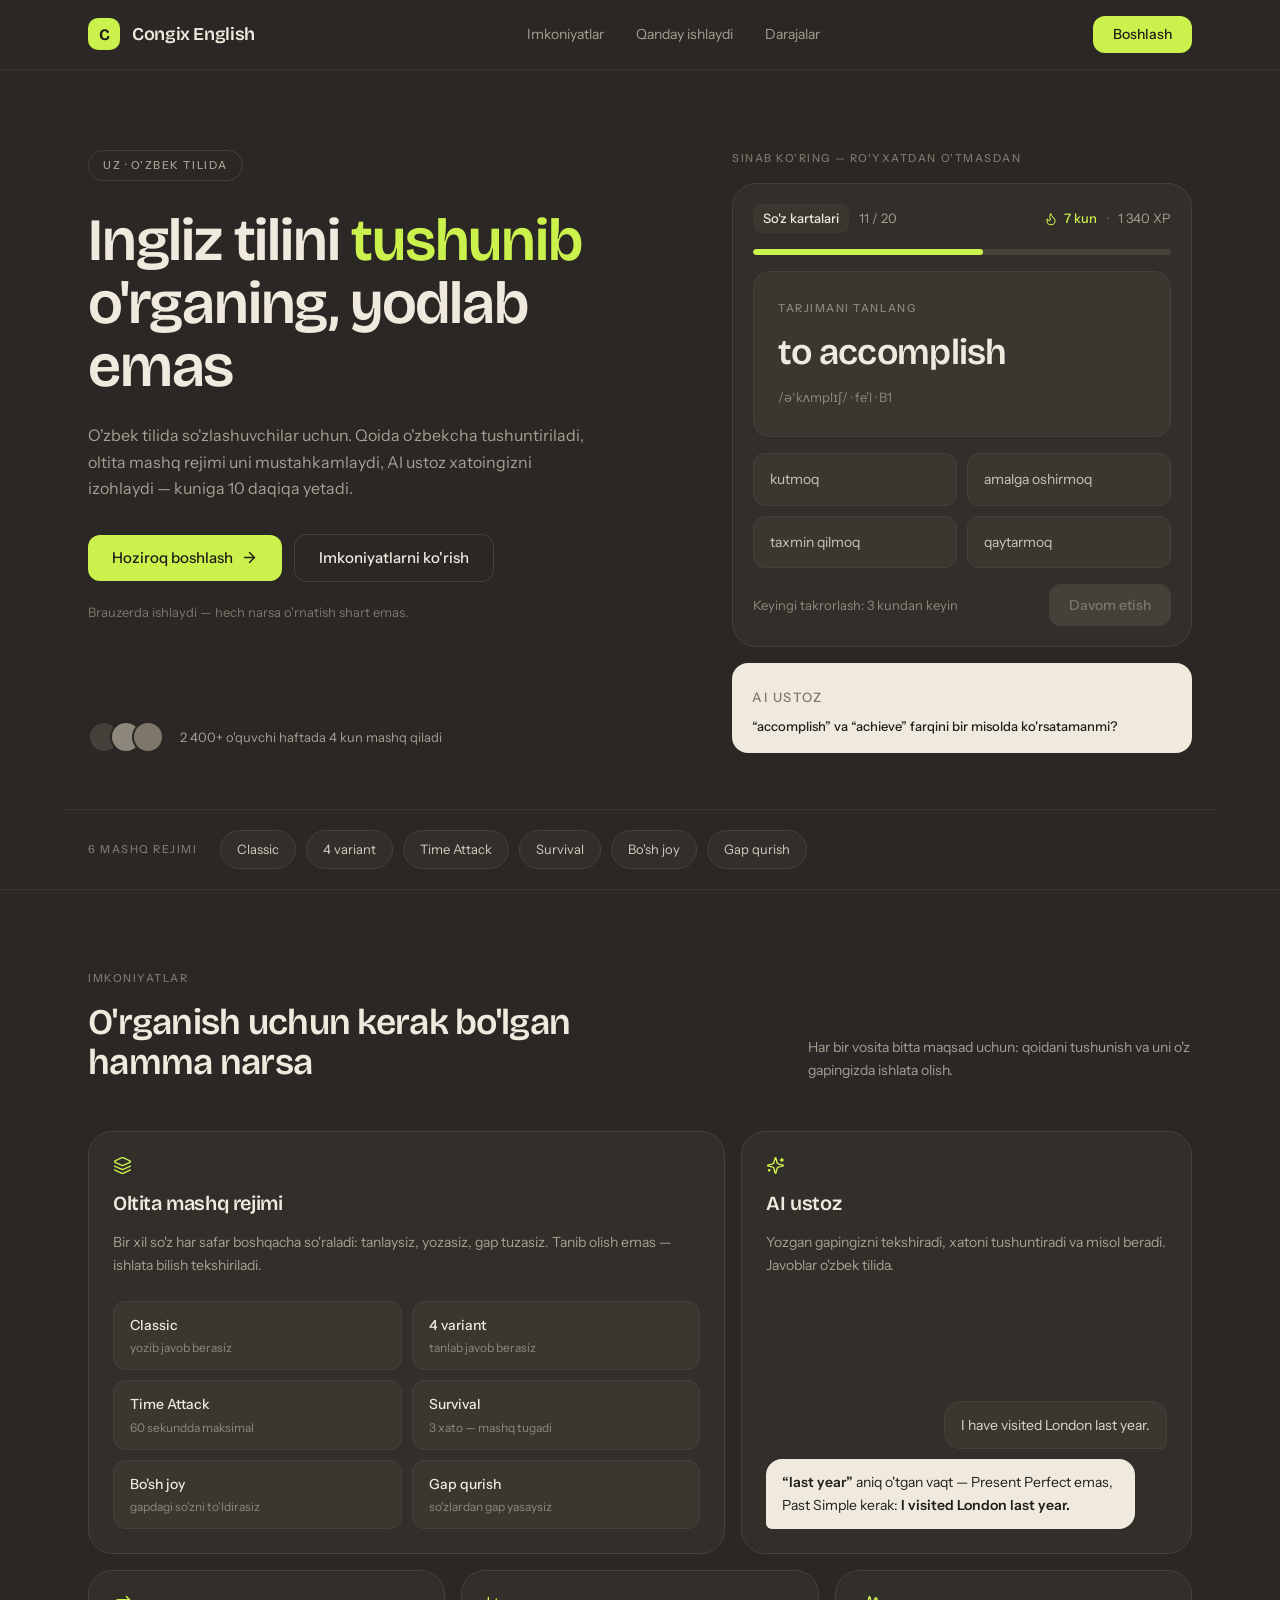
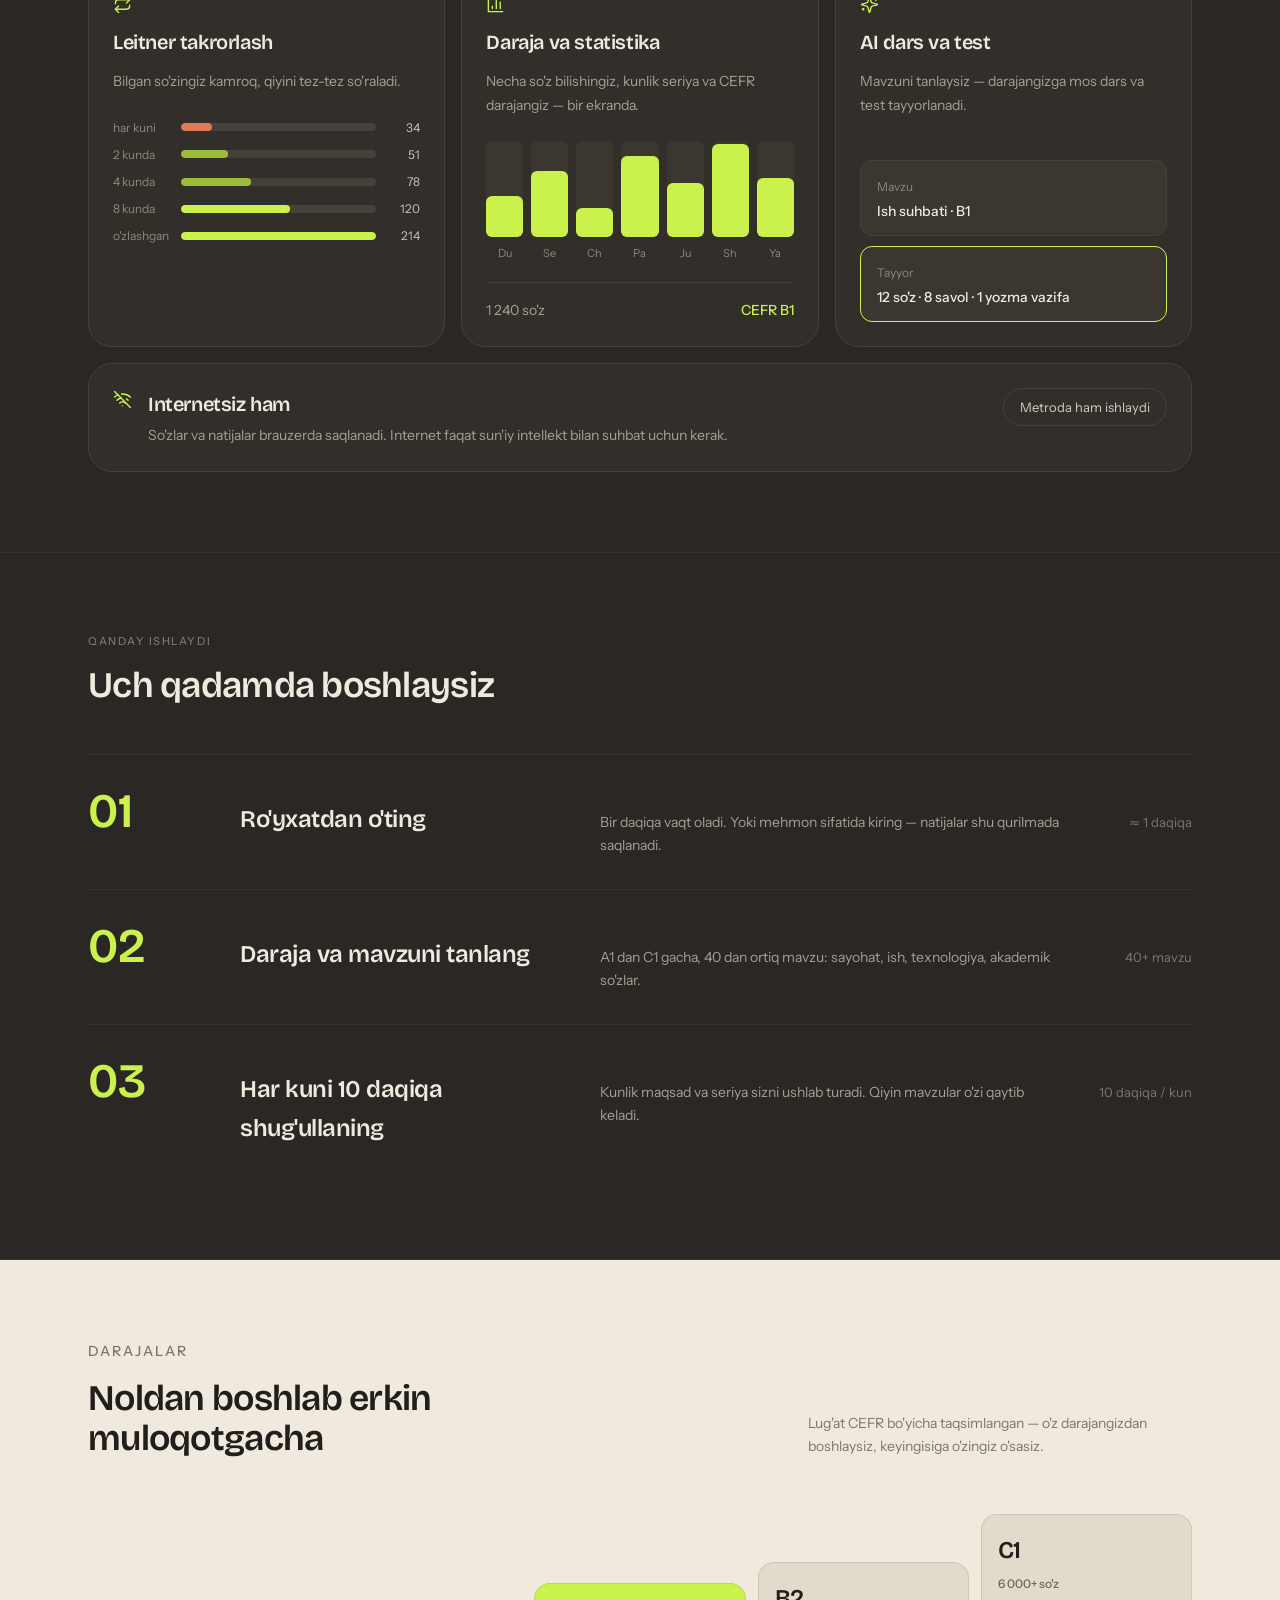
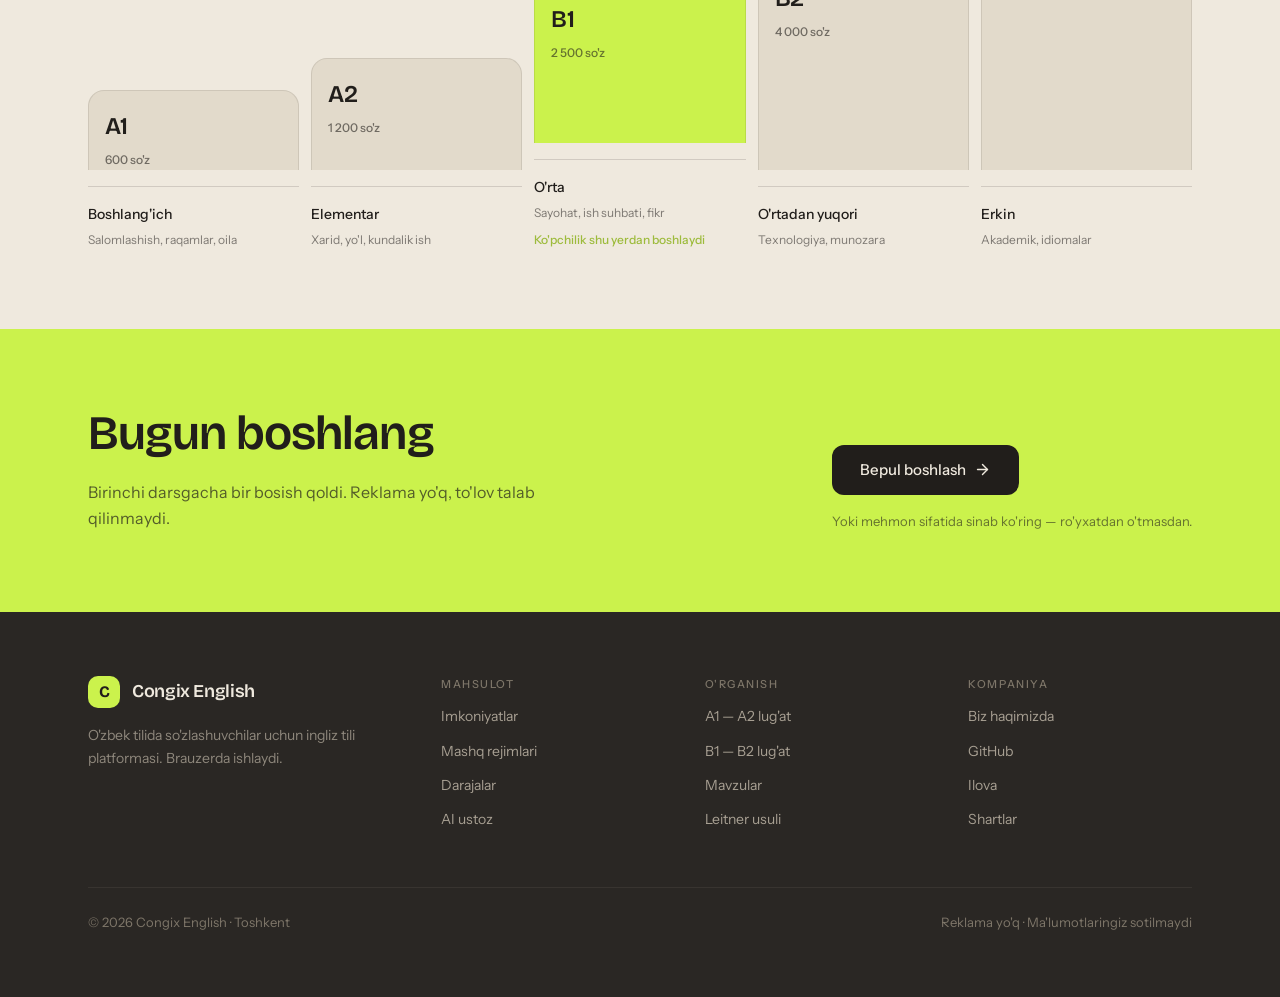
<file: index.html>
<!DOCTYPE html>
<html lang="uz">
<head>
<meta charset="UTF-8">
<meta name="viewport" content="width=device-width, initial-scale=1.0">
<title>Congix English — ingliz tilini tushunib o'rganing</title>
<meta name="description" content="Congix English — o'zbek tilida so'zlashuvchilar uchun ingliz tili platformasi: qoidalar o'zbekcha tushuntiriladi, 6 ta mashq rejimi, sun'iy intellekt ustozi va CEFR darajalari.">
<meta name="theme-color" content="#2A2724">
<link rel="icon" href="assets/favicon.svg" type="image/svg+xml">
<link rel="apple-touch-icon" href="assets/favicon.svg">
<link rel="canonical" href="https://congix-english.netlify.app/">

<meta property="og:type" content="website">
<meta property="og:url" content="https://congix-english.netlify.app/">
<meta property="og:title" content="Congix English — ingliz tilini tushunib o'rganing">
<meta property="og:description" content="Ingliz tili platformasi: qoidalar, mashqlar, AI ustoz va CEFR darajalari. O'zbek tilida.">
<meta property="og:image" content="https://congix-english.netlify.app/assets/og-image.png?v=2">
<meta property="og:image:width" content="2752">
<meta property="og:image:height" content="1536">
<meta property="og:image:alt" content="Congix English — Learn English with AI">
<meta name="twitter:card" content="summary_large_image">
<meta name="twitter:image" content="https://congix-english.netlify.app/assets/og-image.png?v=2">

<link rel="stylesheet" href="assets/css/site.css?v=7">
</head>
<body>

<header class="nav">
  <div class="wrap nav-inner">
    <a class="brand" href="#top">
      <span class="brand-mark">C</span>
      <span class="brand-name">Congix English</span>
    </a>
    <nav class="nav-links">
      <a href="#imkoniyatlar">Imkoniyatlar</a>
      <a href="#qadamlar">Qanday ishlaydi</a>
      <a href="#darajalar">Darajalar</a>
    </nav>
    <a class="btn btn-primary btn-sm" href="app.html">Boshlash</a>
  </div>
</header>

<main>

<section class="hero" id="top">
  <div class="wrap hero-grid">

    <div class="hero-copy">
      <span class="hero-badge">UZ · O'ZBEK TILIDA</span>
      <h1>Ingliz tilini <span>tushunib</span> o'rganing, yodlab emas</h1>
      <p class="hero-lead">
        O'zbek tilida so'zlashuvchilar uchun. Qoida o'zbekcha tushuntiriladi, oltita mashq rejimi
        uni mustahkamlaydi, AI ustoz xatoingizni izohlaydi — kuniga 10 daqiqa yetadi.
      </p>
      <div class="hero-actions">
        <a class="btn btn-primary" href="app.html">
          Hoziroq boshlash
          <svg viewBox="0 0 24 24" width="17" height="17" fill="none" stroke="currentColor" stroke-width="2" stroke-linecap="round" stroke-linejoin="round" aria-hidden="true"><path d="M5 12h14"/><path d="m12 5 7 7-7 7"/></svg>
        </a>
        <a class="btn btn-outline" href="#imkoniyatlar">Imkoniyatlarni ko'rish</a>
      </div>
      <p class="hero-note">Brauzerda ishlaydi — hech narsa o'rnatish shart emas.</p>
      <div class="hero-social">
        <span class="hero-faces" aria-hidden="true"><i></i><i></i><i></i></span>
        <p>2 400+ o'quvchi haftada 4 kun mashq qiladi</p>
      </div>
    </div>

    <div class="hero-demo">
      <p class="hero-demo-label">SINAB KO'RING — RO'YXATDAN O'TMASDAN</p>

      <div class="demo" id="demo">
        <div class="demo-top">
          <div class="demo-left">
            <span class="demo-mode">So'z kartalari</span>
            <span><span id="demo-solved">11</span> / 20</span>
          </div>
          <div class="demo-right">
            <span class="demo-streak">
              <svg viewBox="0 0 24 24" width="14" height="14" fill="none" stroke="currentColor" stroke-width="1.75" stroke-linecap="round" stroke-linejoin="round" aria-hidden="true"><path d="M8.5 14.5A2.5 2.5 0 0 0 11 12c0-1.38-.5-2-1-3-1.072-2.143-.224-4.054 2-6 .5 2.5 2 4.9 4 6.5 2 1.6 3 3.5 3 5.5a7 7 0 1 1-14 0c0-1.153.433-2.294 1-3a2.5 2.5 0 0 0 2.5 2.5z"/></svg>
              7 kun
            </span>
            <span class="demo-dot">·</span>
            <span><span id="demo-xp">1 340</span> XP</span>
          </div>
        </div>

        <div class="demo-track"><i id="demo-progress" style="width:55%"></i></div>

        <div class="demo-word">
          <p class="demo-word-tag">TARJIMANI TANLANG</p>
          <p class="demo-word-en" id="demo-en">to accomplish</p>
          <p class="demo-word-meta" id="demo-meta">/əˈkʌmplɪʃ/ · fe'l · B1</p>
        </div>

        <div class="demo-options" id="demo-options"></div>

        <div class="demo-foot">
          <p class="demo-hint" id="demo-hint">Keyingi takrorlash: 3 kundan keyin</p>
          <button type="button" class="demo-next" id="demo-next" disabled>Davom etish</button>
        </div>
      </div>

      <div class="hero-tutor">
        <p class="hero-tutor-tag">AI USTOZ</p>
        <p>“accomplish” va “achieve” farqini bir misolda ko'rsatamanmi?</p>
      </div>
    </div>

  </div>

  <div class="wrap modes">
    <span class="modes-label">6 MASHQ REJIMI</span>
    <span class="chip">Classic</span>
    <span class="chip">4 variant</span>
    <span class="chip">Time Attack</span>
    <span class="chip">Survival</span>
    <span class="chip">Bo'sh joy</span>
    <span class="chip">Gap qurish</span>
  </div>
</section>

<section class="section" id="imkoniyatlar">
  <div class="wrap section-inner">
    <p class="eyebrow">Imkoniyatlar</p>
    <div class="sec-head">
      <h2>O'rganish uchun kerak bo'lgan hamma narsa</h2>
      <p>Har bir vosita bitta maqsad uchun: qoidani tushunish va uni o'z gapingizda ishlata olish.</p>
    </div>

    <div class="bento">

      <div class="tile col-7 reveal">
        <div class="tile-head">
          <svg viewBox="0 0 24 24" width="19" height="19" fill="none" stroke="currentColor" stroke-width="1.75" stroke-linecap="round" stroke-linejoin="round" aria-hidden="true"><path d="m12.83 2.18a2 2 0 0 0-1.66 0L2.6 6.08a1 1 0 0 0 0 1.83l8.58 3.91a2 2 0 0 0 1.66 0l8.58-3.9a1 1 0 0 0 0-1.83Z"/><path d="m22 17.65-9.17 4.16a2 2 0 0 1-1.66 0L2 17.65"/><path d="m22 12.65-9.17 4.16a2 2 0 0 1-1.66 0L2 12.65"/></svg>
          <h3>Oltita mashq rejimi</h3>
          <p>Bir xil so'z har safar boshqacha so'raladi: tanlaysiz, yozasiz, gap tuzasiz. Tanib olish emas — ishlata bilish tekshiriladi.</p>
        </div>
        <div class="mode-grid">
          <div class="mode-tile"><p>Classic</p><span>yozib javob berasiz</span></div>
          <div class="mode-tile"><p>4 variant</p><span>tanlab javob berasiz</span></div>
          <div class="mode-tile"><p>Time Attack</p><span>60 sekundda maksimal</span></div>
          <div class="mode-tile"><p>Survival</p><span>3 xato — mashq tugadi</span></div>
          <div class="mode-tile"><p>Bo'sh joy</p><span>gapdagi so'zni to'ldirasiz</span></div>
          <div class="mode-tile"><p>Gap qurish</p><span>so'zlardan gap yasaysiz</span></div>
        </div>
      </div>

      <div class="tile col-5 reveal">
        <div class="tile-head">
          <svg viewBox="0 0 24 24" width="19" height="19" fill="none" stroke="currentColor" stroke-width="1.75" stroke-linecap="round" stroke-linejoin="round" aria-hidden="true"><path d="M9.937 15.5A2 2 0 0 0 8.5 14.063l-6.135-1.582a.5.5 0 0 1 0-.962L8.5 9.936A2 2 0 0 0 9.937 8.5l1.582-6.135a.5.5 0 0 1 .963 0L14.063 8.5A2 2 0 0 0 15.5 9.937l6.135 1.581a.5.5 0 0 1 0 .964L15.5 14.063a2 2 0 0 0-1.437 1.437l-1.582 6.135a.5.5 0 0 1-.963 0z"/><path d="M20 3v4"/><path d="M22 5h-4"/><path d="M4 17v2"/><path d="M5 18H3"/></svg>
          <h3>AI ustoz</h3>
          <p>Yozgan gapingizni tekshiradi, xatoni tushuntiradi va misol beradi. Javoblar o'zbek tilida.</p>
        </div>
        <div class="chat">
          <div class="chat-user">I have visited London last year.</div>
          <div class="chat-ai"><b>“last year”</b> aniq o'tgan vaqt — Present Perfect emas, Past Simple kerak: <b>I visited London last year.</b></div>
        </div>
      </div>

      <div class="tile col-4 reveal">
        <div class="tile-head">
          <svg viewBox="0 0 24 24" width="19" height="19" fill="none" stroke="currentColor" stroke-width="1.75" stroke-linecap="round" stroke-linejoin="round" aria-hidden="true"><path d="m17 2 4 4-4 4"/><path d="M3 11v-1a4 4 0 0 1 4-4h14"/><path d="m7 22-4-4 4-4"/><path d="M21 13v1a4 4 0 0 1-4 4H3"/></svg>
          <h3>Leitner takrorlash</h3>
          <p>Bilgan so'zingiz kamroq, qiyini tez-tez so'raladi.</p>
        </div>
        <div class="leitner">
          <div class="leitner-row">
            <span>har kuni</span>
            <span class="leitner-bar"><i class="hot" style="width:16%"></i></span>
            <span class="leitner-count">34</span>
          </div>
          <div class="leitner-row">
            <span>2 kunda</span>
            <span class="leitner-bar"><i class="dim" style="width:24%"></i></span>
            <span class="leitner-count">51</span>
          </div>
          <div class="leitner-row">
            <span>4 kunda</span>
            <span class="leitner-bar"><i class="dim" style="width:36%"></i></span>
            <span class="leitner-count">78</span>
          </div>
          <div class="leitner-row">
            <span>8 kunda</span>
            <span class="leitner-bar"><i style="width:56%"></i></span>
            <span class="leitner-count">120</span>
          </div>
          <div class="leitner-row">
            <span>o'zlashgan</span>
            <span class="leitner-bar"><i style="width:100%"></i></span>
            <span class="leitner-count">214</span>
          </div>
        </div>
      </div>

      <div class="tile col-4 reveal">
        <div class="tile-head">
          <svg viewBox="0 0 24 24" width="19" height="19" fill="none" stroke="currentColor" stroke-width="1.75" stroke-linecap="round" stroke-linejoin="round" aria-hidden="true"><path d="M3 3v18h18"/><path d="M18 17V9"/><path d="M13 17V5"/><path d="M8 17v-3"/></svg>
          <h3>Daraja va statistika</h3>
          <p>Necha so'z bilishingiz, kunlik seriya va CEFR darajangiz — bir ekranda.</p>
        </div>
        <div class="week">
          <div class="week-col"><span class="week-bar"><i style="height:42%"></i></span><span>Du</span></div>
          <div class="week-col"><span class="week-bar"><i style="height:68%"></i></span><span>Se</span></div>
          <div class="week-col"><span class="week-bar"><i style="height:30%"></i></span><span>Ch</span></div>
          <div class="week-col"><span class="week-bar"><i style="height:84%"></i></span><span>Pa</span></div>
          <div class="week-col"><span class="week-bar"><i style="height:56%"></i></span><span>Ju</span></div>
          <div class="week-col"><span class="week-bar"><i style="height:96%"></i></span><span>Sh</span></div>
          <div class="week-col"><span class="week-bar"><i style="height:61%"></i></span><span>Ya</span></div>
        </div>
        <div class="tile-foot">
          <span>1 240 so'z</span>
          <b>CEFR B1</b>
        </div>
      </div>

      <div class="tile col-4 reveal">
        <div class="tile-head">
          <svg viewBox="0 0 24 24" width="19" height="19" fill="none" stroke="currentColor" stroke-width="1.75" stroke-linecap="round" stroke-linejoin="round" aria-hidden="true"><path d="M9.937 15.5A2 2 0 0 0 8.5 14.063l-6.135-1.582a.5.5 0 0 1 0-.962L8.5 9.936A2 2 0 0 0 9.937 8.5l1.582-6.135a.5.5 0 0 1 .963 0L14.063 8.5A2 2 0 0 0 15.5 9.937l6.135 1.581a.5.5 0 0 1 0 .964L15.5 14.063a2 2 0 0 0-1.437 1.437l-1.582 6.135a.5.5 0 0 1-.963 0z"/><path d="M20 3v4"/><path d="M22 5h-4"/><path d="M4 17v2"/><path d="M5 18H3"/></svg>
          <h3>AI dars va test</h3>
          <p>Mavzuni tanlaysiz — darajangizga mos dars va test tayyorlanadi.</p>
        </div>
        <div class="lesson">
          <div class="lesson-row"><span>Mavzu</span><p>Ish suhbati · B1</p></div>
          <div class="lesson-row ready"><span>Tayyor</span><p>12 so'z · 8 savol · 1 yozma vazifa</p></div>
        </div>
      </div>

      <div class="offline col-12 reveal">
        <div class="offline-main">
          <svg viewBox="0 0 24 24" width="19" height="19" fill="none" stroke="currentColor" stroke-width="1.75" stroke-linecap="round" stroke-linejoin="round" aria-hidden="true"><path d="M12 20h.01"/><path d="M8.5 16.429a5 5 0 0 1 7 0"/><path d="M5 12.859a10 10 0 0 1 5.17-2.69"/><path d="M19 12.859a10 10 0 0 0-2.007-1.523"/><path d="M2 8.82a15 15 0 0 1 4.177-2.643"/><path d="M22 8.82a15 15 0 0 0-11.288-3.764"/><path d="m2 2 20 20"/></svg>
          <div>
            <h3>Internetsiz ham</h3>
            <p>So'zlar va natijalar brauzerda saqlanadi. Internet faqat sun'iy intellekt bilan suhbat uchun kerak.</p>
          </div>
        </div>
        <span class="offline-tag">Metroda ham ishlaydi</span>
      </div>

    </div>
  </div>
</section>

<section class="section" id="qadamlar">
  <div class="wrap section-inner">
    <p class="eyebrow">Qanday ishlaydi</p>
    <div class="sec-head"><h2>Uch qadamda boshlaysiz</h2></div>
    <div class="steps">
      <div class="step reveal">
        <span class="step-num">01</span>
        <h3>Ro'yxatdan o'ting</h3>
        <p>Bir daqiqa vaqt oladi. Yoki mehmon sifatida kiring — natijalar shu qurilmada saqlanadi.</p>
        <span class="step-meta">≈ 1 daqiqa</span>
      </div>
      <div class="step reveal">
        <span class="step-num">02</span>
        <h3>Daraja va mavzuni tanlang</h3>
        <p>A1 dan C1 gacha, 40 dan ortiq mavzu: sayohat, ish, texnologiya, akademik so'zlar.</p>
        <span class="step-meta">40+ mavzu</span>
      </div>
      <div class="step reveal">
        <span class="step-num">03</span>
        <h3>Har kuni 10 daqiqa shug'ullaning</h3>
        <p>Kunlik maqsad va seriya sizni ushlab turadi. Qiyin mavzular o'zi qaytib keladi.</p>
        <span class="step-meta">10 daqiqa / kun</span>
      </div>
    </div>
  </div>
</section>

<section class="levels-sec" id="darajalar">
  <div class="wrap section-inner">
    <div class="levels-head">
      <div>
        <p class="eyebrow">Darajalar</p>
        <h2>Noldan boshlab erkin muloqotgacha</h2>
      </div>
      <p>Lug'at CEFR bo'yicha taqsimlangan — o'z darajangizdan boshlaysiz, keyingisiga o'zingiz o'sasiz.</p>
    </div>

    <div class="levels">
      <div class="level reveal">
        <div class="level-bar" style="min-height:80px">
          <p class="level-code">A1</p>
          <p class="level-words">600 so'z</p>
        </div>
        <div class="level-meta">
          <p class="level-name">Boshlang'ich</p>
          <p class="level-topics">Salomlashish, raqamlar, oila</p>
        </div>
      </div>
      <div class="level reveal">
        <div class="level-bar" style="min-height:112px">
          <p class="level-code">A2</p>
          <p class="level-words">1 200 so'z</p>
        </div>
        <div class="level-meta">
          <p class="level-name">Elementar</p>
          <p class="level-topics">Xarid, yo'l, kundalik ish</p>
        </div>
      </div>
      <div class="level reveal">
        <div class="level-bar is-here" style="min-height:160px">
          <p class="level-code">B1</p>
          <p class="level-words">2 500 so'z</p>
        </div>
        <div class="level-meta">
          <p class="level-name">O'rta</p>
          <p class="level-topics">Sayohat, ish suhbati, fikr</p>
          <p class="level-note">Ko'pchilik shu yerdan boshlaydi</p>
        </div>
      </div>
      <div class="level reveal">
        <div class="level-bar" style="min-height:208px">
          <p class="level-code">B2</p>
          <p class="level-words">4 000 so'z</p>
        </div>
        <div class="level-meta">
          <p class="level-name">O'rtadan yuqori</p>
          <p class="level-topics">Texnologiya, munozara</p>
        </div>
      </div>
      <div class="level reveal">
        <div class="level-bar" style="min-height:256px">
          <p class="level-code">C1</p>
          <p class="level-words">6 000+ so'z</p>
        </div>
        <div class="level-meta">
          <p class="level-name">Erkin</p>
          <p class="level-topics">Akademik, idiomalar</p>
        </div>
      </div>
    </div>
  </div>
</section>

<section class="cta" id="boshlash">
  <div class="wrap cta-inner">
    <div>
      <h2>Bugun boshlang</h2>
      <p class="cta-lead">Birinchi darsgacha bir bosish qoldi. Reklama yo'q, to'lov talab qilinmaydi.</p>
    </div>
    <div class="cta-side">
      <a class="btn btn-dark" href="app.html">
        Bepul boshlash
        <svg viewBox="0 0 24 24" width="17" height="17" fill="none" stroke="currentColor" stroke-width="2" stroke-linecap="round" stroke-linejoin="round" aria-hidden="true"><path d="M5 12h14"/><path d="m12 5 7 7-7 7"/></svg>
      </a>
      <p class="cta-note">Yoki mehmon sifatida sinab ko'ring — ro'yxatdan o'tmasdan.</p>
    </div>
  </div>
</section>

</main>

<footer class="foot">
  <div class="wrap foot-inner">
    <div class="foot-grid">
      <div class="foot-about">
        <div class="brand">
          <span class="brand-mark">C</span>
          <span class="brand-name">Congix English</span>
        </div>
        <p>O'zbek tilida so'zlashuvchilar uchun ingliz tili platformasi. Brauzerda ishlaydi.</p>
      </div>
      <div class="foot-col">
        <p class="eyebrow">Mahsulot</p>
        <a href="#imkoniyatlar">Imkoniyatlar</a>
        <a href="#imkoniyatlar">Mashq rejimlari</a>
        <a href="#darajalar">Darajalar</a>
        <a href="#imkoniyatlar">AI ustoz</a>
      </div>
      <div class="foot-col">
        <p class="eyebrow">O'rganish</p>
        <a href="app.html">A1 — A2 lug'at</a>
        <a href="app.html">B1 — B2 lug'at</a>
        <a href="app.html">Mavzular</a>
        <a href="#imkoniyatlar">Leitner usuli</a>
      </div>
      <div class="foot-col">
        <p class="eyebrow">Kompaniya</p>
        <a href="#top">Biz haqimizda</a>
        <a href="https://github.com/kasiimov/lexiq" target="_blank" rel="noopener">GitHub</a>
        <a href="app.html">Ilova</a>
        <a href="#top">Shartlar</a>
      </div>
    </div>
    <div class="foot-bottom">
      <p>© 2026 Congix English · Toshkent</p>
      <p>Reklama yo'q · Ma'lumotlaringiz sotilmaydi</p>
    </div>
  </div>
</footer>

<script>
// Демо-карточка в герое: те же три слова, что в макете.
// Логика ровно как в WordCardDemo — выбрал вариант, увидел разбор, пошёл дальше.
(function () {
  var WORDS = [
    { en: "to accomplish", ipa: "/əˈkʌmplɪʃ/", pos: "fe'l", level: "B1",
      options: ["kutmoq", "amalga oshirmoq", "taxmin qilmoq", "qaytarmoq"], correct: 1 },
    { en: "reliable", ipa: "/rɪˈlaɪəbl/", pos: "sifat", level: "B1",
      options: ["ishonchli", "tasodifiy", "qimmat", "og'ir"], correct: 0 },
    { en: "to postpone", ipa: "/pəˈspəʊn/", pos: "fe'l", level: "B2",
      options: ["bekor qilmoq", "tezlashtirmoq", "keyinga surmoq", "eslatmoq"], correct: 2 }
  ];

  var ICON_CHECK = '<svg viewBox="0 0 24 24" width="16" height="16" fill="none" stroke="currentColor" stroke-width="2" stroke-linecap="round" stroke-linejoin="round" aria-hidden="true"><path d="M20 6 9 17l-5-5"/></svg>';
  var ICON_X = '<svg viewBox="0 0 24 24" width="16" height="16" fill="none" stroke="currentColor" stroke-width="2" stroke-linecap="round" stroke-linejoin="round" aria-hidden="true"><path d="M18 6 6 18"/><path d="m6 6 12 12"/></svg>';

  var root = document.getElementById('demo');
  if (!root) return;

  var elEn = document.getElementById('demo-en');
  var elMeta = document.getElementById('demo-meta');
  var elOptions = document.getElementById('demo-options');
  var elHint = document.getElementById('demo-hint');
  var elNext = document.getElementById('demo-next');
  var elSolved = document.getElementById('demo-solved');
  var elXp = document.getElementById('demo-xp');
  var elProgress = document.getElementById('demo-progress');

  var step = 0, picked = null, solved = 11, xp = 1340;

  function fmt(n) { return n.toString().replace(/\B(?=(\d{3})+(?!\d))/g, ' '); }

  function render() {
    var word = WORDS[step % WORDS.length];

    elEn.textContent = word.en;
    elMeta.textContent = word.ipa + " · " + word.pos + " · " + word.level;
    elSolved.textContent = solved;
    elXp.textContent = fmt(xp);
    elProgress.style.width = (solved / 20) * 100 + '%';

    elOptions.innerHTML = '';
    word.options.forEach(function (opt, i) {
      var btn = document.createElement('button');
      btn.type = 'button';
      btn.className = 'demo-opt';
      var label = document.createElement('span');
      label.textContent = opt;
      btn.appendChild(label);

      if (picked !== null && i === word.correct) {
        btn.classList.add('is-correct');
        btn.insertAdjacentHTML('beforeend', ICON_CHECK);
      } else if (picked === i) {
        btn.classList.add('is-wrong');
        btn.insertAdjacentHTML('beforeend', ICON_X);
      }

      btn.addEventListener('click', function () { choose(i); });
      elOptions.appendChild(btn);
    });

    if (picked === null) {
      elHint.textContent = "Keyingi takrorlash: 3 kundan keyin";
    } else if (picked === word.correct) {
      elHint.textContent = "To'g'ri — bu so'z 5 kundan keyin qaytadi";
    } else {
      elHint.textContent = "Xato — bu so'z ertaga yana so'raladi";
    }

    elNext.disabled = picked === null;
  }

  function choose(i) {
    if (picked !== null) return;
    picked = i;
    if (i === WORDS[step % WORDS.length].correct) {
      solved = Math.min(solved + 1, 20);
      xp += 40;
    }
    render();
  }

  elNext.addEventListener('click', function () {
    picked = null;
    step += 1;
    render();
  });

  render();
})();
</script>

<script>
// Плавное появление секций. Если IntersectionObserver недоступен —
// просто показываем всё сразу, контент не должен зависеть от анимации.
(function () {
  var items = document.querySelectorAll('.reveal');
  if (!('IntersectionObserver' in window)) {
    items.forEach(function (el) { el.classList.add('in'); });
    return;
  }
  var io = new IntersectionObserver(function (entries) {
    entries.forEach(function (e) {
      if (e.isIntersecting) { e.target.classList.add('in'); io.unobserve(e.target); }
    });
  }, { threshold: 0.12 });
  items.forEach(function (el) { io.observe(el); });
})();
</script>

<script>
// Офлайн-режим. Регистрация не должна ронять страницу, если браузер не умеет.
if ('serviceWorker' in navigator) {
  window.addEventListener('load', function () {
    navigator.serviceWorker.register('/sw.js').catch(function (e) {
      console.info('sw ro\'yxatdan o\'tmadi', e);
    });
  });
}
</script>
</body>
</html>
</file>
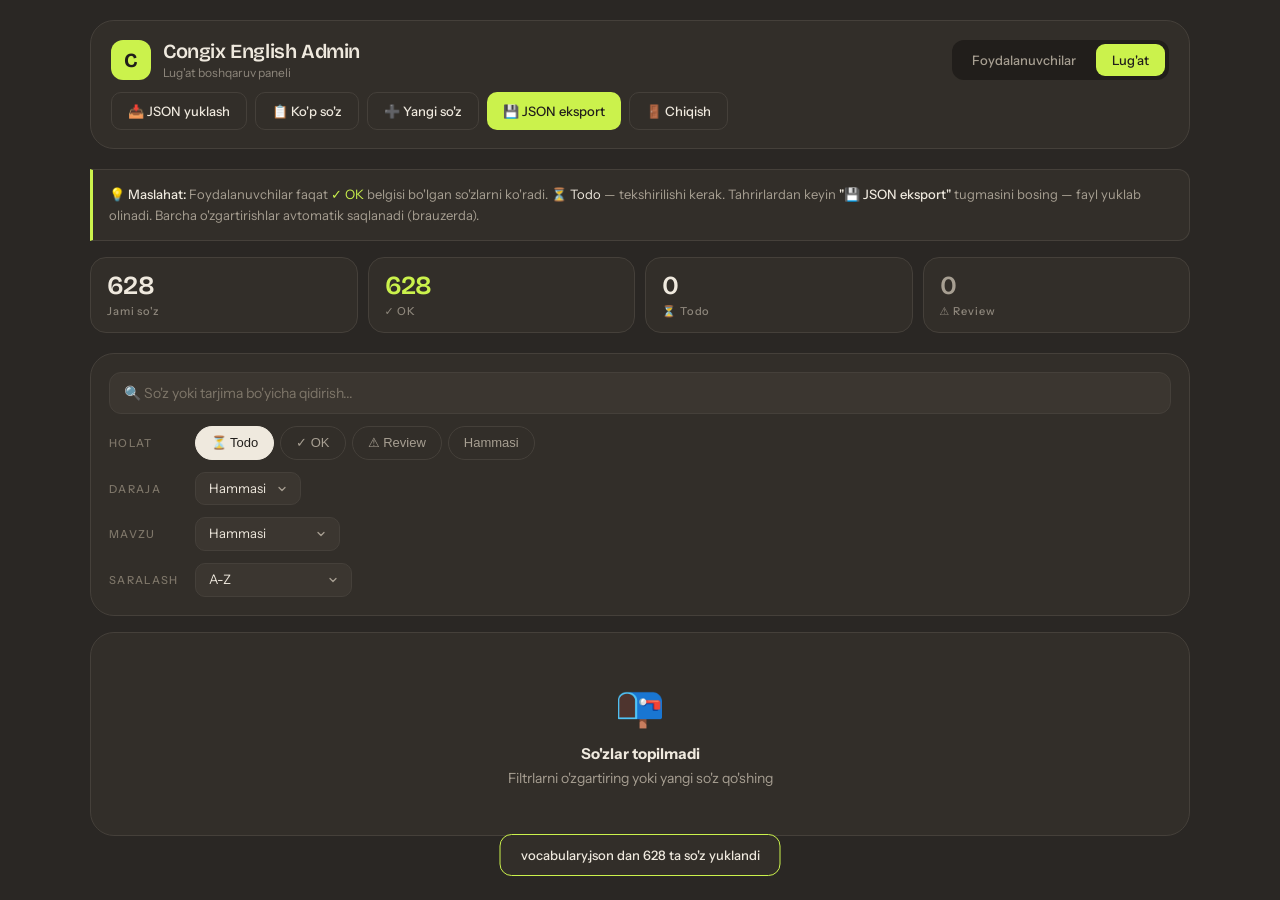
<file: admin-words.html>
<!DOCTYPE html>
<html lang="uz">
<head>
<meta charset="UTF-8">
<meta name="viewport" content="width=device-width, initial-scale=1.0">
<title>Congix English Admin — Lug'at tahrirlash</title>
<link rel="stylesheet" href="assets/css/admin.css?v=8">
</head>
<body>

<div class="container">

<header>
  <div class="logo-wrap">
    <div class="logo-box">C</div>
    <div class="logo-text">
      <div class="t1">Congix English Admin</div>
      <div class="t2">Lug'at boshqaruv paneli</div>
    </div>
  </div>
  <nav class="admin-tabs">
    <a href="/admin">Foydalanuvchilar</a>
    <a href="/admin-words.html" class="active">Lug'at</a>
  </nav>
  <div class="header-actions">
    <div class="file-input-wrap">
      <button class="btn btn-secondary">📥 JSON yuklash</button>
      <input type="file" accept=".json,application/json" onchange="importJSON(event)">
    </div>
    <button class="btn btn-secondary" onclick="openBulkAddModal()">📋 Ko'p so'z</button>
    <button class="btn btn-secondary" onclick="openAddModal()">➕ Yangi so'z</button>
    <button class="btn btn-primary" onclick="exportJSON()">💾 JSON eksport</button>
    <a class="btn btn-secondary" href="/admin/logout">🚪 Chiqish</a>
  </div>
</header>

<div class="help-bar">
  <b>💡 Maslahat:</b> Foydalanuvchilar faqat <span style="color:var(--ok)">✓ OK</span> belgisi bo'lgan so'zlarni ko'radi.
  <span style="color:var(--todo)">⏳ Todo</span> — tekshirilishi kerak.
  Tahrirlardan keyin <b>"💾 JSON eksport"</b> tugmasini bosing — fayl yuklab olinadi.
  Barcha o'zgartirishlar avtomatik saqlanadi (brauzerda).
</div>

<div class="stats-grid" id="stats-grid"></div>

<div class="controls">
  <div class="search-row">
    <input type="text" class="search-input" id="search-input" placeholder="🔍 So'z yoki tarjima bo'yicha qidirish..." oninput="onSearchChange()">
  </div>

  <div class="filter-grid">
    <span class="filter-label">Holat</span>
    <div class="filter-pills" id="status-pills">
      <button class="pill active todo" data-status="todo" onclick="setStatusFilter('todo')">⏳ Todo</button>
      <button class="pill" data-status="ok" onclick="setStatusFilter('ok')">✓ OK</button>
      <button class="pill" data-status="review" onclick="setStatusFilter('review')">⚠ Review</button>
      <button class="pill" data-status="all" onclick="setStatusFilter('all')">Hammasi</button>
    </div>

    <span class="filter-label">Daraja</span>
    <div class="filter-controls">
      <select class="filter-select" id="level-filter" onchange="onFilterChange()">
        <option value="all">Hammasi</option>
        <option value="A1">A1</option>
        <option value="A2">A2</option>
        <option value="B1">B1</option>
        <option value="B2">B2</option>
        <option value="C1">C1</option>
        <option value="C2">C2</option>
      </select>
    </div>

    <span class="filter-label">Mavzu</span>
    <div class="filter-controls">
      <select class="filter-select" id="topic-filter" onchange="onFilterChange()">
        <option value="all">Hammasi</option>
      </select>
    </div>

    <span class="filter-label">Saralash</span>
    <div class="filter-controls">
      <select class="filter-select" id="sort-by" onchange="onFilterChange()">
        <option value="alpha">A-Z</option>
        <option value="alpha-desc">Z-A</option>
        <option value="recent">So'nggi qo'shilgan</option>
        <option value="level">Daraja bo'yicha</option>
      </select>
    </div>
  </div>
</div>

<div id="words-list-container"></div>

<div class="pagination" id="pagination" style="display:none">
  <button class="btn btn-secondary btn-sm" id="prev-page" onclick="prevPage()">← Oldingi</button>
  <span class="page-info" id="page-info">1 / 1</span>
  <button class="btn btn-secondary btn-sm" id="next-page" onclick="nextPage()">Keyingi →</button>
</div>

</div>

<!-- ADD/EDIT MODAL -->
<div class="modal-backdrop" id="add-modal">
  <div class="modal">
    <h2 id="add-modal-title">➕ Yangi so'z qo'shish</h2>
    <input type="hidden" id="add-id">
    <div class="field">
      <label class="field-label">English word *</label>
      <input type="text" class="field-input" id="add-en" placeholder="apple">
    </div>
    <div class="field">
      <label class="field-label">O'zbekcha tarjima(lar) * (vergul bilan)</label>
      <input type="text" class="field-input uz" id="add-uz" placeholder="olma, mevali olma">
    </div>
    <div style="display:grid; grid-template-columns: 1fr 1fr; gap:10px;">
      <div class="field">
        <label class="field-label">Daraja</label>
        <select class="field-input" id="add-level">
          <option value="A1">A1 — Beginner</option>
          <option value="A2">A2 — Elementary</option>
          <option value="B1">B1 — Intermediate</option>
          <option value="B2">B2 — Upper-Int.</option>
          <option value="C1">C1 — Advanced</option>
          <option value="C2">C2 — Mastery</option>
        </select>
      </div>
      <div class="field">
        <label class="field-label">Mavzu</label>
        <input type="text" class="field-input" id="add-topic" placeholder="food" list="topics-datalist">
        <datalist id="topics-datalist"></datalist>
      </div>
    </div>
    <div style="display:grid; grid-template-columns: 1fr 1fr; gap:10px;">
      <div class="field">
        <label class="field-label">So'z turi (pos)</label>
        <select class="field-input" id="add-pos">
          <option value="noun">noun (ot)</option>
          <option value="verb">verb (fe'l)</option>
          <option value="adj">adj (sifat)</option>
          <option value="adv">adv (ravish)</option>
          <option value="prep">prep (ko'makchi)</option>
          <option value="pron">pron (olmosh)</option>
          <option value="conj">conj (bog'lovchi)</option>
          <option value="det">det</option>
          <option value="article">article</option>
          <option value="interj">interj</option>
          <option value="modal">modal</option>
          <option value="noun/verb">noun/verb</option>
        </select>
      </div>
      <div class="field">
        <label class="field-label">Transkripsiya (ixtiyoriy)</label>
        <input type="text" class="field-input" id="add-phon" placeholder="/aepl/">
      </div>
    </div>
    <div class="field">
      <label class="field-label">Misol — Inglizcha</label>
      <input type="text" class="field-input example" id="add-example-en" placeholder="I eat an apple every day.">
    </div>
    <div class="field">
      <label class="field-label">Misol — O'zbekcha tarjima</label>
      <input type="text" class="field-input example" id="add-example-uz" placeholder="Men har kuni olma yeyman.">
    </div>
    <div class="field">
      <label class="field-label">Holat</label>
      <select class="field-input" id="add-status">
        <option value="ok">✓ OK — foydalanuvchilarga ko'rsatish</option>
        <option value="todo">⏳ Todo — tekshirish kerak</option>
        <option value="review">⚠ Review — qayta ko'rib chiqish</option>
      </select>
    </div>
    <div class="modal-actions">
      <button class="btn btn-secondary" onclick="closeAddModal()">Bekor qilish</button>
      <button class="btn btn-primary" onclick="saveNewWord()">💾 Saqlash</button>
    </div>
  </div>
</div>

<!-- BULK ADD MODAL -->
<div class="modal-backdrop" id="bulk-modal">
  <div class="modal" style="max-width:680px;">
    <h2>📋 Ko'p so'z qo'shish</h2>
    <div class="bulk-help">
      <b style="color:var(--ok)">Format:</b> Har bir qatorda bitta so'z, ustunlar <code>|</code> bilan ajraladi:<br><br>
      <code>en | uz | level | topic | example_en | example_uz</code><br><br>
      <b style="color:var(--todo)">Misol:</b><br>
      <code>book | kitob | A1 | objects | I read a book. | Men kitob o'qiyman.</code><br>
      <code>cat | mushuk | A1 | animals | The cat is white. | Mushuk oq.</code><br><br>
      <b>en</b> va <b>uz</b> majburiy. Boshqalari ixtiyoriy.<br>
      Bir nechta tarjima — <code>vergul</code> bilan: <code>do'st, o'rtoq</code><br>
      Standart: <b>level=A1</b>, <b>topic=common</b>
    </div>
    <div class="field">
      <label class="field-label">So'zlar (har qator — bitta so'z)</label>
      <textarea class="bulk-textarea" id="bulk-text" placeholder="apple | olma | A1 | food | I eat an apple. | Men olma yeyman."></textarea>
    </div>
    <div class="field">
      <label class="field-label">Holat (yangi so'zlar uchun)</label>
      <select class="field-input" id="bulk-status">
        <option value="todo">⏳ Todo — tekshirish kerak</option>
        <option value="ok">✓ OK — foydalanuvchilarga ko'rsatish</option>
        <option value="review">⚠ Review</option>
      </select>
    </div>
    <div class="modal-actions">
      <button class="btn btn-secondary" onclick="closeBulkAddModal()">Bekor qilish</button>
      <button class="btn btn-primary" onclick="processBulkAdd()">📥 Qo'shish</button>
    </div>
  </div>
</div>

<div class="toast" id="toast"></div>

<script src="assets/js/storage-migrate.js?v=7"></script>
<script src="assets/js/admin.js?v=7"></script>

</body>
</html>
</file>
<file: assets/css/site.css>
@import url('https://fonts.googleapis.com/css2?family=Bricolage+Grotesque:opsz,wght@12..96,400;12..96,500;12..96,600;12..96,700;12..96,800&family=Instrument+Sans:wght@400;500;600&display=swap');

/* Лендинг Congix English. Палитра из макета congix-landing:
   тёплый тёмный фон + кремовый текст, лайм — единственный акцент,
   глина (clay) — только для ошибки. */

* { margin:0; padding:0; box-sizing:border-box; -webkit-tap-highlight-color:transparent; }

:root {
  --ink: #211E1B;
  --surface: #2A2724;
  --surface-2: #322E29;
  --surface-3: #3B3630;
  --line: #45403A;
  --line-soft: #383430;
  --cream: #EFE9DE;
  --cream-2: #E2DACB;
  --muted: #A79F92;
  --muted-2: #8E877C;
  --faint: #7E7669;
  --lime: #CBF24C;
  --lime-dim: #9DBB3C;
  --clay: #E07A54;

  --font-display: 'Bricolage Grotesque', 'Instrument Sans', sans-serif;
  --font-sans: 'Instrument Sans', system-ui, sans-serif;

  --wrap: 1152px;
  --pad: 24px;
}

html { scroll-behavior:smooth; }

body {
  font-family:var(--font-sans);
  background:var(--surface); color:var(--cream);
  line-height:1.6; -webkit-font-smoothing:antialiased;
  overflow-x:hidden;
}

.wrap { width:100%; max-width:var(--wrap); margin:0 auto; padding:0 var(--pad); }

h1, h2, h3, .display { font-family:var(--font-display); font-weight:600; letter-spacing:-0.02em; }

a { color:inherit; text-decoration:none; }
button { font:inherit; color:inherit; background:none; border:none; cursor:pointer; }

/* Мелкая надпись-рубрика над заголовками секций. */
.eyebrow {
  font-size:11px; font-weight:500; letter-spacing:0.14em;
  text-transform:uppercase; color:var(--faint);
}

/* ── Кнопки ────────────────────────────────────────────── */
.btn {
  display:inline-flex; align-items:center; justify-content:center; gap:8px;
  white-space:nowrap; cursor:pointer;
  font-weight:500; font-size:15px; line-height:1.2;
  padding:14px 24px; border-radius:12px;
  transition:background-color .15s, border-color .15s, color .15s;
}
.btn svg { flex:none; }
.btn-primary { background:var(--lime); color:var(--ink); }
.btn-primary:hover { background:var(--lime-dim); }
.btn-outline { border:1px solid var(--line); color:var(--cream); }
.btn-outline:hover { border-color:var(--muted-2); }
.btn-dark { background:var(--ink); color:var(--cream); padding:16px 28px; }
.btn-dark:hover { background:var(--surface-3); }
.btn-sm { padding:10px 20px; font-size:14px; }

/* ── Шапка ─────────────────────────────────────────────── */
.nav {
  position:sticky; top:0; z-index:30;
  background:var(--surface);
  border-bottom:1px solid var(--line-soft);
}
.nav-inner {
  display:flex; align-items:center; justify-content:space-between; gap:32px;
  padding-top:16px; padding-bottom:16px;
}
.brand { display:flex; align-items:center; gap:12px; }
.brand-mark {
  width:32px; height:32px; border-radius:10px; flex:none;
  background:var(--lime); color:var(--ink);
  display:flex; align-items:center; justify-content:center;
  font-family:var(--font-display); font-weight:700; font-size:16px;
}
.brand-name { font-family:var(--font-display); font-weight:600; font-size:18px; letter-spacing:-0.02em; }
.nav-links { display:flex; align-items:center; gap:32px; }
.nav-links a { font-size:14px; color:var(--muted); transition:color .15s; }
.nav-links a:hover { color:var(--cream); }
@media (max-width: 860px) { .nav-links { display:none; } }

/* ── Герой ─────────────────────────────────────────────── */
.hero { border-bottom:1px solid var(--line-soft); }
.hero-grid {
  display:grid; gap:56px;
  padding-top:64px; padding-bottom:56px;
}
@media (min-width: 1024px) {
  .hero-grid { grid-template-columns:minmax(0,1fr) 460px; gap:64px; padding-top:80px; }
}
.hero-copy { display:flex; flex-direction:column; }
.hero-badge {
  align-self:flex-start;
  border:1px solid var(--line); border-radius:99px;
  padding:6px 14px;
  font-size:11px; font-weight:500; letter-spacing:0.14em; color:var(--muted);
}
.hero h1 {
  margin-top:28px;
  font-size:clamp(36px, 6vw, 60px); line-height:1.05;
}
.hero h1 span { color:var(--lime); }
.hero-lead {
  margin-top:24px; max-width:512px;
  font-size:16px; line-height:1.65; color:var(--muted);
}
.hero-actions { display:flex; flex-wrap:wrap; align-items:center; gap:12px; margin-top:32px; }
.hero-note { margin-top:20px; font-size:13px; color:var(--faint); }
.hero-social { display:flex; align-items:center; gap:16px; margin-top:auto; padding-top:48px; }
.hero-faces { display:flex; }
.hero-faces i {
  display:block; width:32px; height:32px; border-radius:50%;
  border:2px solid var(--surface); background:var(--line);
}
.hero-faces i + i { margin-left:-10px; }
.hero-faces i:nth-child(2) { background:var(--muted-2); }
.hero-faces i:nth-child(3) { background:var(--faint); }
.hero-social p { font-size:13px; color:var(--muted); }

.hero-demo { display:flex; flex-direction:column; gap:16px; }
.hero-demo-label { font-size:11px; font-weight:500; letter-spacing:0.14em; color:var(--faint); }
.hero-tutor {
  background:var(--cream); color:var(--ink);
  border-radius:16px; padding:16px 20px;
}
.hero-tutor-tag { font-size:11px; font-weight:600; letter-spacing:0.12em; color:var(--faint); }
.hero-tutor p { margin-top:8px; font-size:13px; font-weight:500; line-height:1.6; }

/* Полоса режимов под героем. */
.modes {
  display:flex; flex-wrap:wrap; align-items:center; gap:10px;
  border-top:1px solid var(--line-soft);
  padding-top:20px; padding-bottom:20px;
}
.modes-label { padding-right:12px; font-size:11px; font-weight:500; letter-spacing:0.14em; color:var(--faint); }
.chip {
  border:1px solid var(--line); background:var(--surface-2);
  border-radius:99px; padding:8px 16px;
  font-size:13px; color:#EFE9DED9;
}

/* ── Демо-карточка слова ───────────────────────────────── */
.demo {
  display:flex; flex-direction:column; gap:16px;
  border:1px solid var(--line); background:var(--surface-2);
  border-radius:24px; padding:20px;
}
.demo-top { display:flex; align-items:center; justify-content:space-between; gap:16px; font-size:13px; }
.demo-left, .demo-right { display:flex; align-items:center; gap:10px; color:var(--muted); }
.demo-mode { background:var(--surface-3); color:var(--cream); border-radius:8px; padding:4px 10px; font-weight:500; }
.demo-streak { display:flex; align-items:center; gap:6px; font-weight:500; color:var(--lime); }
.demo-dot { color:var(--faint); }
.demo-track { height:6px; border-radius:99px; background:var(--line); overflow:hidden; }
.demo-track i { display:block; height:100%; border-radius:99px; background:var(--lime); transition:width .3s ease; }
.demo-word {
  display:flex; flex-direction:column; gap:6px;
  border:1px solid var(--line); background:var(--surface-3);
  border-radius:16px; padding:28px 24px;
}
.demo-word-tag { font-size:11px; font-weight:500; letter-spacing:0.14em; color:var(--muted-2); }
.demo-word-en { font-family:var(--font-display); font-size:36px; font-weight:600; letter-spacing:-0.02em; }
.demo-word-meta { font-size:13px; color:var(--muted-2); }
.demo-options { display:grid; grid-template-columns:repeat(2, minmax(0,1fr)); gap:10px; }
.demo-opt {
  display:flex; align-items:center; justify-content:space-between; gap:8px;
  border:1px solid var(--line); background:var(--surface-3);
  border-radius:12px; padding:14px 16px;
  font-size:14px; text-align:left; color:#EFE9DECC;
  transition:border-color .15s, color .15s;
}
.demo-opt:hover { border-color:var(--muted-2); }
.demo-opt.is-correct { border-color:var(--lime); color:var(--cream); }
.demo-opt.is-wrong { border-color:var(--clay); color:var(--cream); }
.demo-opt svg { flex:none; }
.demo-opt.is-correct svg { color:var(--lime); }
.demo-opt.is-wrong svg { color:var(--clay); }
.demo-foot { display:flex; align-items:center; justify-content:space-between; gap:16px; }
.demo-hint { font-size:13px; color:var(--muted-2); }
.demo-next {
  flex:none; white-space:nowrap;
  background:var(--lime); color:var(--ink);
  border-radius:12px; padding:10px 20px; font-size:14px; font-weight:500;
}
.demo-next:disabled { background:var(--line); color:var(--faint); cursor:default; }

/* ── Секции ────────────────────────────────────────────── */
.section { border-bottom:1px solid var(--line-soft); }
.section-inner { padding-top:80px; padding-bottom:80px; }
.sec-head { display:flex; flex-direction:column; gap:16px; margin-top:16px; }
@media (min-width: 768px) {
  .sec-head { flex-direction:row; align-items:flex-end; justify-content:space-between; }
}
.sec-head h2 { max-width:576px; font-size:clamp(28px, 4vw, 36px); line-height:1.1; }
.sec-head p { max-width:384px; font-size:14px; line-height:1.65; color:var(--muted); }

/* ── Бенто с возможностями ─────────────────────────────── */
.bento { display:grid; gap:16px; margin-top:48px; }
@media (min-width: 1024px) {
  .bento { grid-template-columns:repeat(12, minmax(0,1fr)); }
  .col-7 { grid-column:span 7; }
  .col-5 { grid-column:span 5; }
  .col-4 { grid-column:span 4; }
  .col-12 { grid-column:span 12; }
}
.tile {
  display:flex; flex-direction:column;
  border:1px solid var(--line); background:var(--surface-2);
  border-radius:24px; padding:24px;
}
.tile-head { display:flex; flex-direction:column; gap:12px; }
.tile-head svg { color:var(--lime); }
.tile-head h3 { font-size:20px; }
.tile-head p { font-size:14px; line-height:1.65; color:var(--muted); }

.mode-grid { display:grid; gap:10px; margin-top:24px; }
@media (min-width: 640px) { .mode-grid { grid-template-columns:repeat(2, minmax(0,1fr)); } }
.mode-tile { border:1px solid var(--line); background:var(--surface-3); border-radius:12px; padding:12px 16px; }
.mode-tile p { font-size:14px; font-weight:500; }
.mode-tile span { display:block; margin-top:2px; font-size:12px; color:var(--muted-2); }

.chat { display:flex; flex:1; flex-direction:column; justify-content:flex-end; gap:10px; margin-top:24px; }
.chat-user {
  align-self:flex-end; max-width:86%;
  border:1px solid var(--line); background:var(--surface-3);
  border-radius:16px 16px 6px 16px; padding:12px 16px;
  font-size:14px; color:#EFE9DEE6;
}
.chat-ai {
  max-width:92%;
  background:var(--cream); color:var(--ink);
  border-radius:16px 16px 16px 6px; padding:12px 16px;
  font-size:14px; line-height:1.65;
}
.chat-ai b { font-weight:600; }

.leitner { display:flex; flex-direction:column; gap:8px; margin-top:24px; }
.leitner-row { display:flex; align-items:center; gap:12px; }
.leitner-row > span:first-child { width:56px; flex:none; font-size:12px; color:var(--muted-2); }
.leitner-bar { height:8px; flex:1; border-radius:99px; background:var(--line); overflow:hidden; }
.leitner-bar i { display:block; height:100%; border-radius:99px; background:var(--lime); }
.leitner-bar i.dim { background:var(--lime-dim); }
.leitner-bar i.hot { background:var(--clay); }
.leitner-count { width:32px; flex:none; text-align:right; font-size:12px; color:#EFE9DECC; }

.week { display:flex; align-items:flex-end; gap:8px; margin-top:24px; }
.week-col { display:flex; flex:1; flex-direction:column; align-items:center; gap:8px; }
.week-bar { display:flex; align-items:flex-end; width:100%; height:96px; border-radius:6px; background:var(--surface-3); }
.week-bar i { display:block; width:100%; border-radius:6px; background:var(--lime); }
.week-col span { font-size:11px; color:var(--muted-2); }
.tile-foot {
  display:flex; align-items:center; justify-content:space-between;
  margin-top:20px; padding-top:16px; border-top:1px solid var(--line);
  font-size:14px; color:var(--muted);
}
.tile-foot b { font-weight:500; color:var(--lime); }

.lesson { display:flex; flex:1; flex-direction:column; justify-content:flex-end; gap:10px; margin-top:24px; }
.lesson-row { border:1px solid var(--line); background:var(--surface-3); border-radius:12px; padding:12px 16px; }
.lesson-row.ready { border-color:var(--lime); }
.lesson-row span { font-size:12px; color:var(--muted-2); }
.lesson-row p { margin-top:2px; font-size:14px; font-weight:500; }

.offline {
  display:flex; flex-direction:column; gap:16px;
  border:1px solid var(--line); background:var(--surface-2);
  border-radius:24px; padding:24px;
}
@media (min-width: 768px) {
  .offline { flex-direction:row; align-items:center; justify-content:space-between; }
}
.offline-main { display:flex; align-items:flex-start; gap:16px; }
.offline-main > svg { flex:none; margin-top:2px; color:var(--lime); }
.offline-main h3 { font-size:20px; }
.offline-main p { margin-top:4px; max-width:672px; font-size:14px; line-height:1.65; color:var(--muted); }
.offline-tag {
  flex:none; align-self:flex-start;
  border:1px solid var(--line); border-radius:99px; padding:8px 16px;
  font-size:13px; color:#EFE9DED9;
}

/* ── Как это работает ──────────────────────────────────── */
.steps { display:flex; flex-direction:column; margin-top:48px; }
.step {
  display:flex; flex-direction:column; gap:16px;
  border-top:1px solid var(--line-soft); padding:32px 0;
}
@media (min-width: 768px) {
  .step { flex-direction:row; align-items:baseline; gap:40px; }
  .step-num { width:112px; }
  .step h3 { width:320px; }
}
.step-num { font-family:var(--font-display); font-size:48px; font-weight:600; line-height:1; color:var(--lime); }
.step h3 { font-size:24px; }
.step p { flex:1; font-size:14px; line-height:1.65; color:var(--muted); }
.step-meta { flex:none; font-size:13px; color:var(--faint); }

/* ── Уровни (светлая секция) ───────────────────────────── */
.levels-sec { background:var(--cream); color:var(--ink); }
.levels-sec .eyebrow { color:var(--faint); }
.levels-head { display:flex; flex-direction:column; gap:16px; }
@media (min-width: 768px) {
  .levels-head { flex-direction:row; align-items:flex-end; justify-content:space-between; }
}
.levels-head h2 { margin-top:16px; max-width:576px; font-size:clamp(28px, 4vw, 36px); line-height:1.1; }
.levels-head p { max-width:384px; font-size:14px; line-height:1.65; color:var(--faint); }
.levels { display:grid; gap:12px; margin-top:56px; }
@media (min-width: 640px) { .levels { grid-template-columns:repeat(5, minmax(0,1fr)); } }
.level { display:flex; flex-direction:column; justify-content:flex-end; gap:16px; }
.level-bar {
  border:1px solid #211E1B1a; border-bottom:none;
  border-radius:16px 16px 0 0; padding:16px 16px 0;
  background:var(--cream-2);
}
.level-bar.is-here { background:var(--lime); }
.level-code { font-family:var(--font-display); font-size:24px; font-weight:600; letter-spacing:-0.02em; }
.level-words { margin-top:4px; font-size:12px; font-weight:500; color:#211E1B99; }
.level-meta { border-top:1px solid #211E1B26; padding-top:16px; }
.level-name { font-size:14px; font-weight:500; }
.level-topics { margin-top:4px; font-size:12px; line-height:1.6; color:#211E1B8c; }
.level-note { margin-top:8px; font-size:12px; font-weight:500; color:var(--lime-dim); }
@media (max-width: 639px) {
  .level-bar { min-height:0 !important; padding-bottom:16px; border-bottom:1px solid #211E1B1a; border-radius:16px; }
}

/* ── Финальный призыв ──────────────────────────────────── */
.cta { background:var(--lime); color:var(--ink); }
.cta-inner { display:flex; flex-direction:column; gap:40px; padding-top:80px; padding-bottom:80px; }
@media (min-width: 768px) {
  .cta-inner { flex-direction:row; align-items:flex-end; justify-content:space-between; }
}
.cta h2 { max-width:576px; font-size:clamp(34px, 5vw, 48px); line-height:1.04; }
.cta-lead { margin-top:20px; max-width:448px; font-size:16px; line-height:1.65; color:#211E1Bb3; }
.cta-side { display:flex; flex-direction:column; align-items:flex-start; gap:16px; }
.cta-note { font-size:13px; color:#211E1B99; }

/* ── Подвал ────────────────────────────────────────────── */
.foot { background:var(--surface); }
.foot-inner { padding-top:64px; padding-bottom:64px; }
.foot-grid { display:grid; gap:40px; }
@media (min-width: 768px) {
  .foot-grid { grid-template-columns:minmax(0,1.4fr) repeat(3, minmax(0,1fr)); }
}
.foot-about { display:flex; flex-direction:column; gap:16px; }
.foot-about p { max-width:320px; font-size:14px; line-height:1.65; color:var(--muted-2); }
.foot-col { display:flex; flex-direction:column; gap:12px; }
.foot-col a { font-size:14px; color:var(--muted); transition:color .15s; }
.foot-col a:hover { color:var(--cream); }
.foot-bottom {
  display:flex; flex-direction:column; gap:8px;
  margin-top:56px; padding-top:24px; border-top:1px solid var(--line-soft);
  font-size:13px; color:var(--faint);
}
@media (min-width: 768px) {
  .foot-bottom { flex-direction:row; align-items:center; justify-content:space-between; }
}

/* Появление секций при прокрутке; без JS всё видно сразу. */
.reveal { opacity:0; transform:translateY(14px); transition:opacity .5s ease, transform .5s ease; }
.reveal.in { opacity:1; transform:none; }
@media (prefers-reduced-motion: reduce) {
  .reveal { opacity:1; transform:none; transition:none; }
  html { scroll-behavior:auto; }
}
</file>
<file: assets/css/admin.css>
@import url('https://fonts.googleapis.com/css2?family=Bricolage+Grotesque:opsz,wght@12..96,400;12..96,500;12..96,600;12..96,700;12..96,800&family=Instrument+Sans:wght@400;500;600&display=swap');

/* Congix English — редактор словаря.
   Та же система, что на лендинге и в приложении: тёмные ступени поверхностей,
   кремовый текст, лайм как единственный акцент, глина — только ошибка.
   Статусы слова (готово / в работе / на проверке) различаются насыщенностью
   одного лайма и нейтралью, а не разными красками. */

* { margin:0; padding:0; box-sizing:border-box; -webkit-tap-highlight-color:transparent; }

:root {
  --ink:#211E1B;
  --surface:#2A2724;
  --surface-2:#322E29;
  --surface-3:#3B3630;
  --line:#45403A;
  --line-soft:#383430;
  --cream:#EFE9DE;
  --cream-2:#E2DACB;
  --muted:#A79F92;
  --muted-2:#8E877C;
  --faint:#7E7669;
  --lime:#CBF24C;
  --lime-dim:#9DBB3C;
  --clay:#E07A54;

  --font-display:'Bricolage Grotesque','Instrument Sans',sans-serif;
  --font-sans:'Instrument Sans',system-ui,sans-serif;

  /* Прежние имена — псевдонимы, чтобы разметка редактора не переписывалась */
  --bg:var(--surface); --s1:var(--surface-2); --s2:var(--surface-3); --s3:var(--line);
  --accent:var(--lime); --accent2:var(--lime-dim);
  --txt:var(--cream);
  --ok:var(--lime); --todo:var(--cream); --review:var(--muted); --danger:var(--clay);
  --on-accent:var(--ink);
}

body {
  font-family:var(--font-sans);
  background:var(--surface); color:var(--cream);
  min-height:100vh; padding:20px; font-size:14px;
  -webkit-font-smoothing:antialiased;
}

.container { max-width:1100px; margin:0 auto; }

header {
  display:flex; align-items:center; justify-content:space-between;
  margin-bottom:20px; padding:18px 20px;
  background:var(--surface-2);
  border-radius:24px; border:1px solid var(--line);
  flex-wrap:wrap; gap:12px;
}
.logo-wrap { display:flex; align-items:center; gap:12px; }
.logo-box {
  width:40px; height:40px; flex-shrink:0;
  background:var(--lime); color:var(--ink);
  border-radius:12px;
  display:flex; align-items:center; justify-content:center;
  font-family:var(--font-display); font-size:20px; font-weight:700;
}
.logo-text .t1 {
  font-family:var(--font-display);
  font-size:20px; font-weight:600; letter-spacing:-0.02em;
  color:var(--cream);
}
.logo-text .t2 { font-size:12px; color:var(--muted-2); margin-top:2px; }
.header-actions { display:flex; gap:8px; flex-wrap:wrap; }

/* Переключение «Пользователи / Словарь». Активная вкладка залита лаймом,
   как первичная кнопка на сайте — чтобы раздел читался с одного взгляда. */
.admin-tabs { display:flex; gap:4px; padding:4px; background:var(--ink); border-radius:12px; }
.admin-tabs a {
  padding:8px 16px; border-radius:9px;
  font-size:13px; font-weight:500; color:var(--muted);
  text-decoration:none; white-space:nowrap;
  transition:background-color .15s, color .15s;
}
.admin-tabs a:hover { color:var(--cream); }
.admin-tabs a.active { background:var(--lime); color:var(--ink); }

.btn {
  border:none; cursor:pointer;
  font-family:var(--font-sans);
  font-weight:500; font-size:13px;
  padding:10px 16px; border-radius:10px;
  transition:background-color .15s, border-color .15s, color .15s, transform .12s;
  display:inline-flex; align-items:center; gap:6px;
  white-space:nowrap;
  /* Кнопка выхода — ссылка, а не button: без сброса она приезжает подчёркнутой. */
  text-decoration:none;
}
.btn:active { transform:scale(.96); }
.btn-primary { background:var(--lime); color:var(--ink); }
.btn-primary:hover { background:var(--lime-dim); }
.btn-secondary { background:transparent; color:var(--cream); border:1px solid var(--line); }
.btn-secondary:hover { border-color:var(--muted-2); }
.btn-success { background:var(--lime); color:var(--ink); }
.btn-success:hover { background:var(--lime-dim); }
.btn-warning { background:var(--cream); color:var(--ink); }
.btn-warning:hover { background:var(--cream-2); }
.btn-danger { background:transparent; color:var(--clay); border:1px solid var(--clay); }
.btn-danger:hover { background:var(--clay); color:var(--ink); }
.btn-ghost { background:transparent; color:var(--muted); }
.btn-ghost:hover { color:var(--cream); }
.btn-sm { padding:6px 12px; font-size:12px; }
.btn-xs { padding:5px 10px; font-size:11px; }

.stats-grid {
  display:grid;
  grid-template-columns:repeat(auto-fit, minmax(120px, 1fr));
  gap:10px; margin-bottom:20px;
}
.stat-card {
  background:var(--surface-2); border:1px solid var(--line);
  border-radius:16px; padding:14px 16px;
}
.stat-v { font-family:var(--font-display); font-size:26px; font-weight:600; letter-spacing:-0.02em; line-height:1.1; }
.stat-l { font-size:11px; color:var(--muted-2); margin-top:4px; font-weight:500; letter-spacing:0.08em; }
.stat-v.total { color:var(--cream); }
.stat-v.ok { color:var(--lime); }
.stat-v.todo { color:var(--cream); }
.stat-v.review { color:var(--muted); }
.stat-v.unsaved { color:var(--clay); }

.controls {
  background:var(--surface-2); border-radius:24px;
  padding:18px; border:1px solid var(--line);
  margin-bottom:16px;
}
.search-row { display:flex; gap:10px; flex-wrap:wrap; margin-bottom:12px; }
.search-input {
  flex:1; min-width:200px;
  background:var(--surface-3); border:1px solid var(--line);
  border-radius:12px; padding:11px 14px;
  color:var(--cream); font-family:var(--font-sans);
  font-weight:400; font-size:14px; outline:none;
}
.search-input::placeholder { color:var(--faint); }
.search-input:focus { border-color:var(--lime); }

.filter-row { display:flex; gap:8px; flex-wrap:wrap; align-items:center; }

/* Подписи фильтров стоят отдельной колонкой, чтобы «Holat», «Kirish usuli» и
   «Saralash» начинались с одной вертикали. Раньше они шли в потоке и каждая
   строка съезжала на свою длину подписи. */
.filter-grid {
  display:grid; grid-template-columns:max-content 1fr;
  gap:12px 16px; align-items:center;
}
.filter-label {
  font-size:11px; color:var(--faint); font-weight:500;
  letter-spacing:0.12em; text-transform:uppercase; white-space:nowrap;
}
.filter-controls { display:flex; gap:8px; flex-wrap:wrap; align-items:center; }

@media (max-width: 560px) {
  /* На узком экране колонка подписей отнимает половину ширины у самих
     фильтров — там они встают друг под друга. */
  .filter-grid { grid-template-columns:1fr; gap:6px; }
  .filter-grid .filter-label:not(:first-child) { margin-top:8px; }
}

/* Системный вид select'а в тёмной панели выглядит чужим: macOS рисует свою
   светлую стрелку и свои отступы. Гасим оформление и ставим свою стрелку. */
.filter-select {
  appearance:none; -webkit-appearance:none;
  background:var(--surface-3)
    url("data:image/svg+xml;charset=utf-8,%3Csvg xmlns='http://www.w3.org/2000/svg' width='24' height='24' viewBox='0 0 24 24' fill='none' stroke='%23A79F92' stroke-width='2.5' stroke-linecap='round' stroke-linejoin='round'%3E%3Cpath d='m6 9 6 6 6-6'/%3E%3C/svg%3E")
    no-repeat right 12px center;
  background-size:12px 12px;
  border:1px solid var(--line);
  border-radius:10px; padding:8px 34px 8px 13px;
  color:var(--cream); font-family:var(--font-sans);
  font-weight:400; font-size:13px; line-height:1.2;
  cursor:pointer; outline:none;
  transition:border-color .15s;
}
.filter-select:hover { border-color:var(--muted-2); }
.filter-select:focus-visible { border-color:var(--lime); }
/* Список вариантов рисует система; на Windows и Linux он унаследует
   белый фон, если цвет не задать явно. */
.filter-select option { background:var(--surface-2); color:var(--cream); }

.filter-pills { display:flex; gap:6px; flex-wrap:wrap; }
.pill {
  border:1px solid var(--line); cursor:pointer;
  background:transparent; color:var(--muted);
  padding:8px 15px; border-radius:99px;
  font-size:13px; font-weight:400; line-height:1.2;
  transition:background-color .15s, border-color .15s, color .15s, transform .12s;
}
.pill:hover { border-color:var(--muted-2); color:var(--cream); }
/* Базовое состояние «выбрано». Без него подсветка была только у кнопок,
   которым скрипт вешал второй класс — статусы словаря. Фильтры панели
   пользователей второго класса не имеют, и выбранная кнопка ничем не
   отличалась от остальных. */
.pill.active { background:var(--lime); color:var(--ink); border-color:var(--lime); font-weight:500; }
.pill.active.todo { background:var(--cream); color:var(--ink); border-color:var(--cream); }
.pill.active.ok { background:var(--lime); color:var(--ink); border-color:var(--lime); }
.pill.active.review { background:var(--muted); color:var(--ink); border-color:var(--muted); }
.pill.active.all { background:var(--lime); color:var(--ink); border-color:var(--lime); }
.pill:active { transform:scale(.95); }

.words-list { display:flex; flex-direction:column; gap:10px; }
.word-row {
  background:var(--surface-2); border:1px solid var(--line);
  border-radius:16px; padding:16px;
  display:grid; grid-template-columns:1fr; gap:10px;
  transition:border-color .15s;
}
.word-row:hover { border-color:var(--muted-2); }
.word-row.status-ok { border-left:3px solid var(--lime); }
.word-row.status-todo { border-left:3px solid var(--cream); }
.word-row.status-review { border-left:3px solid var(--muted); }

.word-header {
  display:flex; align-items:center; justify-content:space-between;
  flex-wrap:wrap; gap:8px;
}
.word-en { font-family:var(--font-display); font-size:20px; font-weight:600; letter-spacing:-0.02em; color:var(--cream); }
.word-meta { display:flex; gap:6px; flex-wrap:wrap; align-items:center; }
.meta-badge {
  background:transparent; color:var(--muted-2);
  border:1px solid var(--line);
  padding:3px 10px; border-radius:99px;
  font-size:11px; font-weight:500;
  letter-spacing:0.08em; text-transform:uppercase;
}
/* Уровень читается по одной шкале: чем выше, тем ближе к лайму */
.meta-badge.level-A1 { color:var(--muted-2); }
.meta-badge.level-A2 { color:var(--muted); }
.meta-badge.level-B1 { color:var(--cream-2); }
.meta-badge.level-B2 { color:var(--cream); }
.meta-badge.level-C1 { color:var(--lime-dim); border-color:var(--lime-dim); }
.meta-badge.level-C2 { color:var(--lime); border-color:var(--lime); }

.field-grid {
  display:grid;
  grid-template-columns:repeat(auto-fit, minmax(280px, 1fr));
  gap:10px;
}
.field { display:flex; flex-direction:column; gap:6px; }
.field-label { font-size:11px; color:var(--faint); font-weight:500; letter-spacing:0.14em; text-transform:uppercase; }
.field-input {
  background:var(--surface-3); border:1px solid var(--line);
  border-radius:10px; padding:9px 12px;
  color:var(--cream); font-family:var(--font-sans);
  font-weight:400; font-size:13px; outline:none;
}
.field-input::placeholder { color:var(--faint); }
.field-input:focus { border-color:var(--lime); }
.field-input.uz { color:var(--cream-2); }
.field-input.example { color:var(--muted); }

.row-actions {
  display:flex; gap:6px; flex-wrap:wrap;
  align-items:center; justify-content:flex-end;
  padding-top:10px; border-top:1px solid var(--line-soft);
}
.status-buttons { display:flex; gap:4px; }
.status-btn {
  border:1px solid var(--line); cursor:pointer;
  padding:6px 12px; border-radius:8px;
  font-size:12px; font-weight:400;
  background:transparent; color:var(--muted);
  transition:background-color .15s, border-color .15s, color .15s, transform .12s;
}
.status-btn:hover { border-color:var(--muted-2); color:var(--cream); }
.status-btn:active { transform:scale(.95); }
.status-btn.active.ok { background:var(--lime); color:var(--ink); border-color:var(--lime); }
.status-btn.active.todo { background:var(--cream); color:var(--ink); border-color:var(--cream); }
.status-btn.active.review { background:var(--muted); color:var(--ink); border-color:var(--muted); }

.modal-backdrop {
  display:none; position:fixed; inset:0;
  background:#211E1Bcc; z-index:100;
  align-items:center; justify-content:center;
  padding:20px; backdrop-filter:blur(4px);
}
.modal-backdrop.show { display:flex; }
.modal {
  background:var(--surface-2); border:1px solid var(--line);
  border-radius:24px; padding:26px;
  width:100%; max-width:560px;
  max-height:90vh; overflow-y:auto;
}
.modal h2 { font-family:var(--font-display); font-size:20px; font-weight:600; letter-spacing:-0.02em; margin-bottom:18px; color:var(--cream); }
.modal .field { margin-bottom:12px; }
.modal-actions {
  display:flex; gap:8px; justify-content:flex-end;
  margin-top:18px; padding-top:18px; border-top:1px solid var(--line-soft);
}

.bulk-textarea {
  width:100%; background:var(--surface-3);
  border:1px solid var(--line); border-radius:12px;
  padding:14px; color:var(--cream);
  font-family:ui-monospace, 'SF Mono', Menlo, monospace;
  font-size:12px; line-height:1.6;
  outline:none; resize:vertical; min-height:200px;
}
.bulk-textarea:focus { border-color:var(--lime); }

.bulk-help {
  background:var(--surface-3); border-radius:12px;
  padding:14px; font-size:12px;
  color:var(--muted); line-height:1.6; margin-bottom:10px;
}
.bulk-help code {
  background:var(--surface); color:var(--lime);
  padding:2px 6px; border-radius:6px; font-size:11px;
}

.empty-state {
  background:var(--surface-2); border-radius:24px;
  padding:48px 20px; text-align:center;
  color:var(--muted); border:1px solid var(--line);
}
.empty-state-icon { font-size:40px; margin-bottom:14px; }

.pagination {
  display:flex; justify-content:center; align-items:center;
  gap:10px; margin-top:20px;
}
.page-info { color:var(--muted-2); font-size:12px; }

.toast {
  position:fixed; bottom:24px; left:50%;
  transform:translateX(-50%) translateY(100px);
  background:var(--surface-2); border:1px solid var(--line);
  border-radius:12px; padding:12px 20px;
  font-size:13px; font-weight:500; color:var(--cream);
  z-index:200; transition:transform .3s;
}
.toast.show { transform:translateX(-50%) translateY(0); }
.toast.success { border-color:var(--lime); }
.toast.error { border-color:var(--clay); }

.help-bar {
  background:var(--surface-2); border:1px solid var(--line);
  border-left:3px solid var(--lime); border-radius:0 12px 12px 0;
  padding:14px 16px; margin-bottom:16px;
  font-size:13px; color:var(--muted); line-height:1.6;
}
.help-bar b { color:var(--cream); font-weight:500; }

.file-input-wrap { position:relative; display:inline-block; }
.file-input-wrap input[type=file] {
  position:absolute; inset:0; opacity:0; cursor:pointer;
}

@media (max-width: 600px) {
  body { padding:12px; font-size:13px; }
  header { padding:14px; }
  .word-row { padding:14px; }
}
</file>
